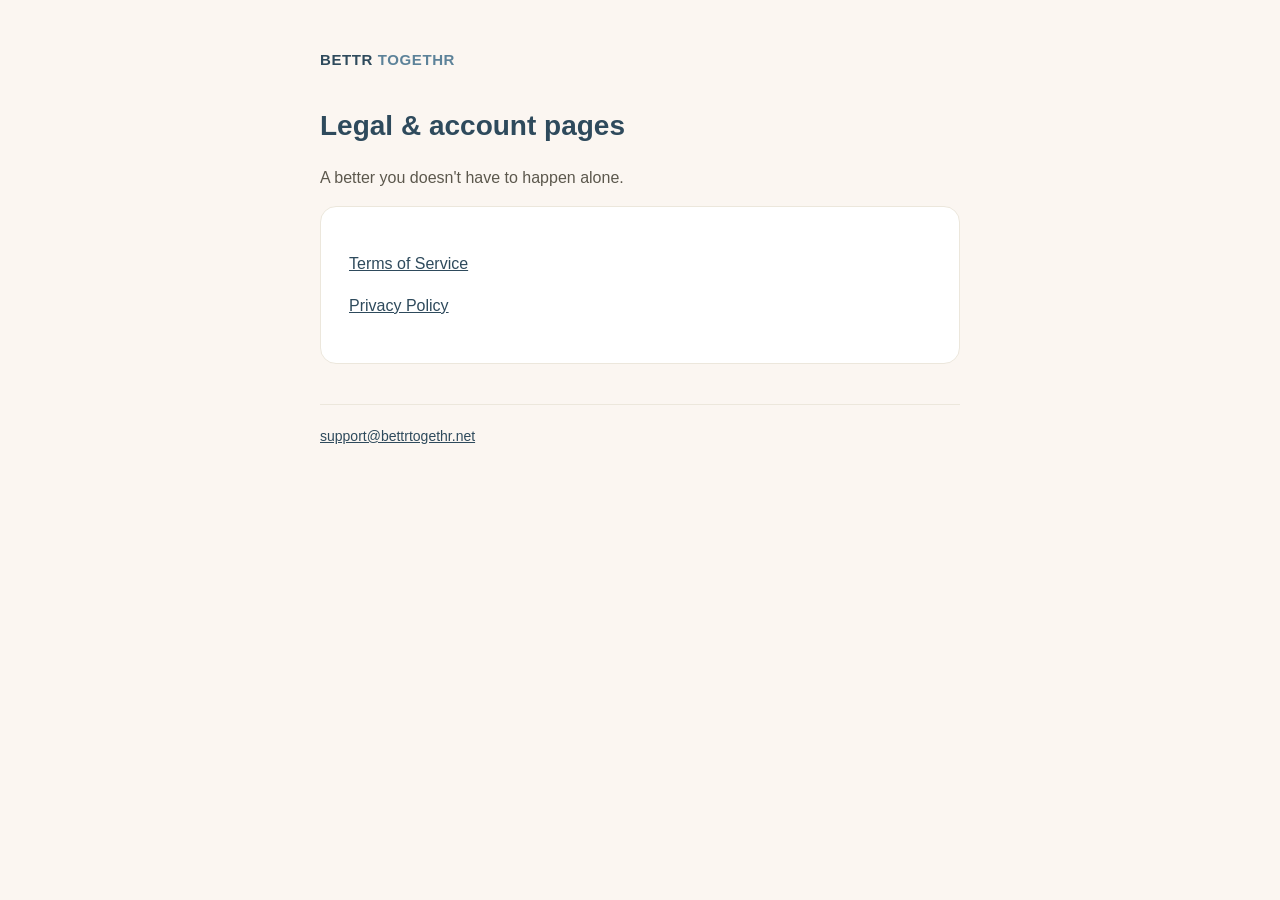
<file: index.html>
<!DOCTYPE html>
<html lang="en">
<head>
<meta charset="UTF-8" />
<meta name="viewport" content="width=device-width, initial-scale=1" />
<title>BETTR TOGETHR — Legal</title>
<link rel="stylesheet" href="style.css" />
</head>
<body>
<div class="page">
  <div class="wordmark">BETTR <span>TOGETHR</span></div>
  <h1>Legal &amp; account pages</h1>
  <p>A better you doesn't have to happen alone.</p>
  <div class="card">
    <p><a href="terms.html">Terms of Service</a></p>
    <p><a href="privacy.html">Privacy Policy</a></p>
  </div>
  <nav class="links">
    <a href="mailto:support@bettrtogethr.net">support@bettrtogethr.net</a>
  </nav>
</div>
</body>
</html>
</file>
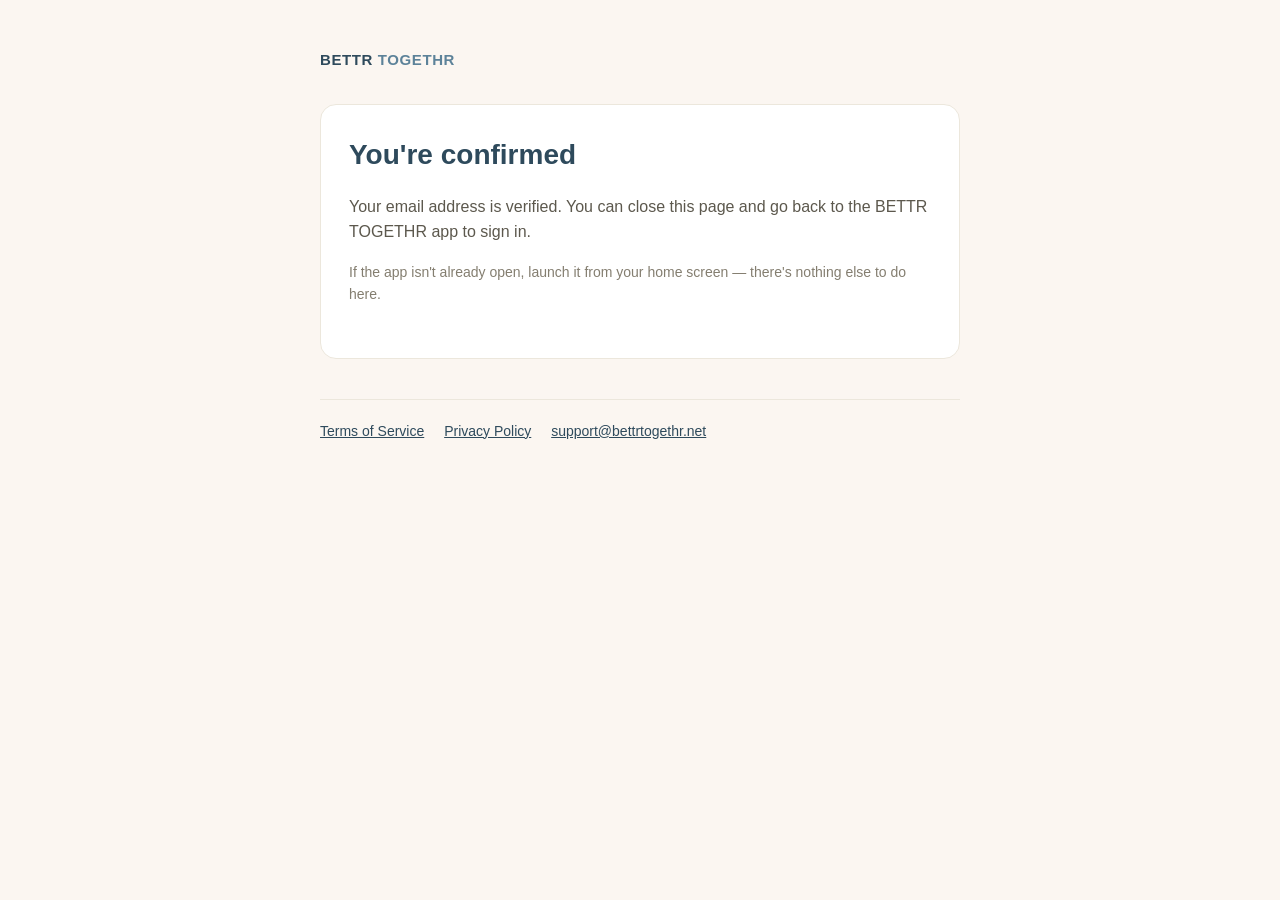
<file: confirm.html>
<!DOCTYPE html>
<html lang="en">
<head>
<meta charset="UTF-8" />
<meta name="viewport" content="width=device-width, initial-scale=1" />
<title>Email confirmed — BETTR TOGETHR</title>
<link rel="stylesheet" href="style.css" />
</head>
<body>
<div class="page">
  <div class="wordmark">BETTR <span>TOGETHR</span></div>
  <div class="card">
    <h1>You're confirmed</h1>
    <p>Your email address is verified. You can close this page and go back to the BETTR TOGETHR app to sign in.</p>
    <p class="meta">If the app isn't already open, launch it from your home screen — there's nothing else to do here.</p>
  </div>
  <nav class="links">
    <a href="terms.html">Terms of Service</a>
    <a href="privacy.html">Privacy Policy</a>
    <a href="mailto:support@bettrtogethr.net">support@bettrtogethr.net</a>
  </nav>
</div>
</body>
</html>
</file>
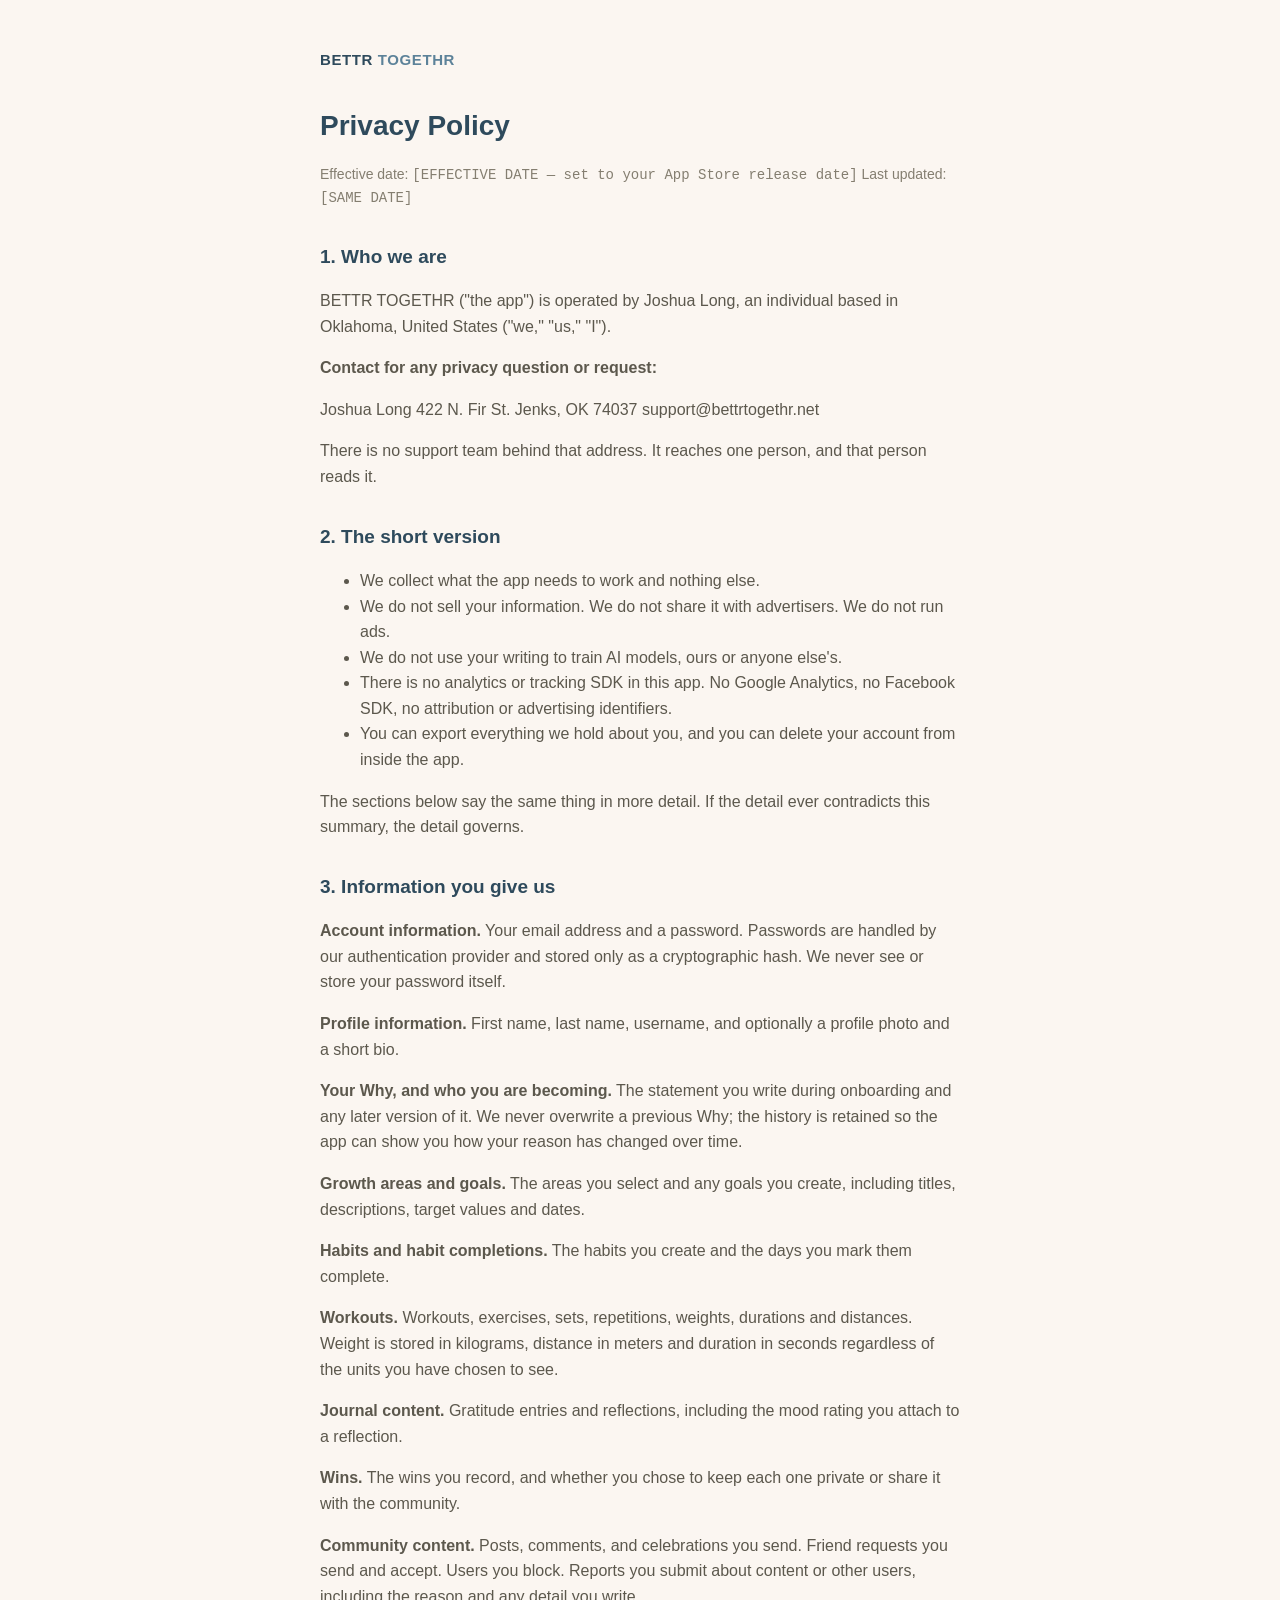
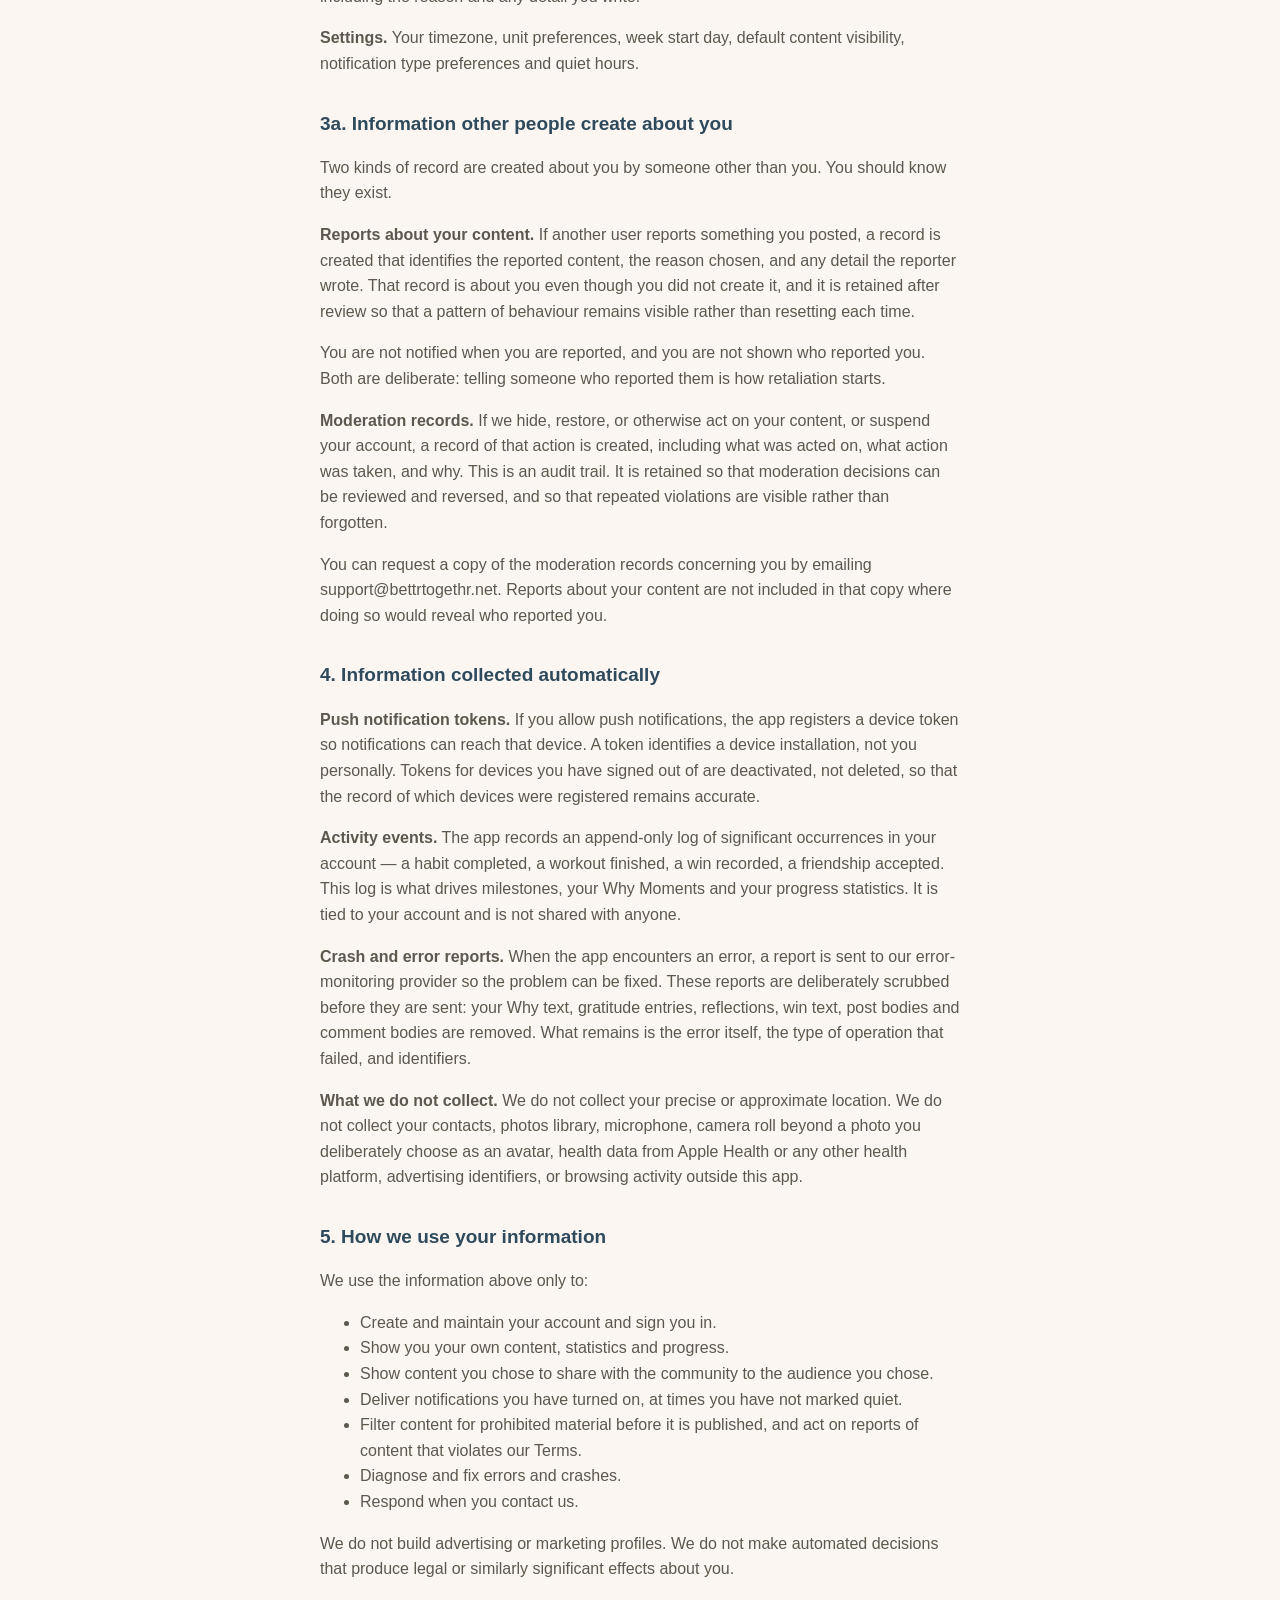
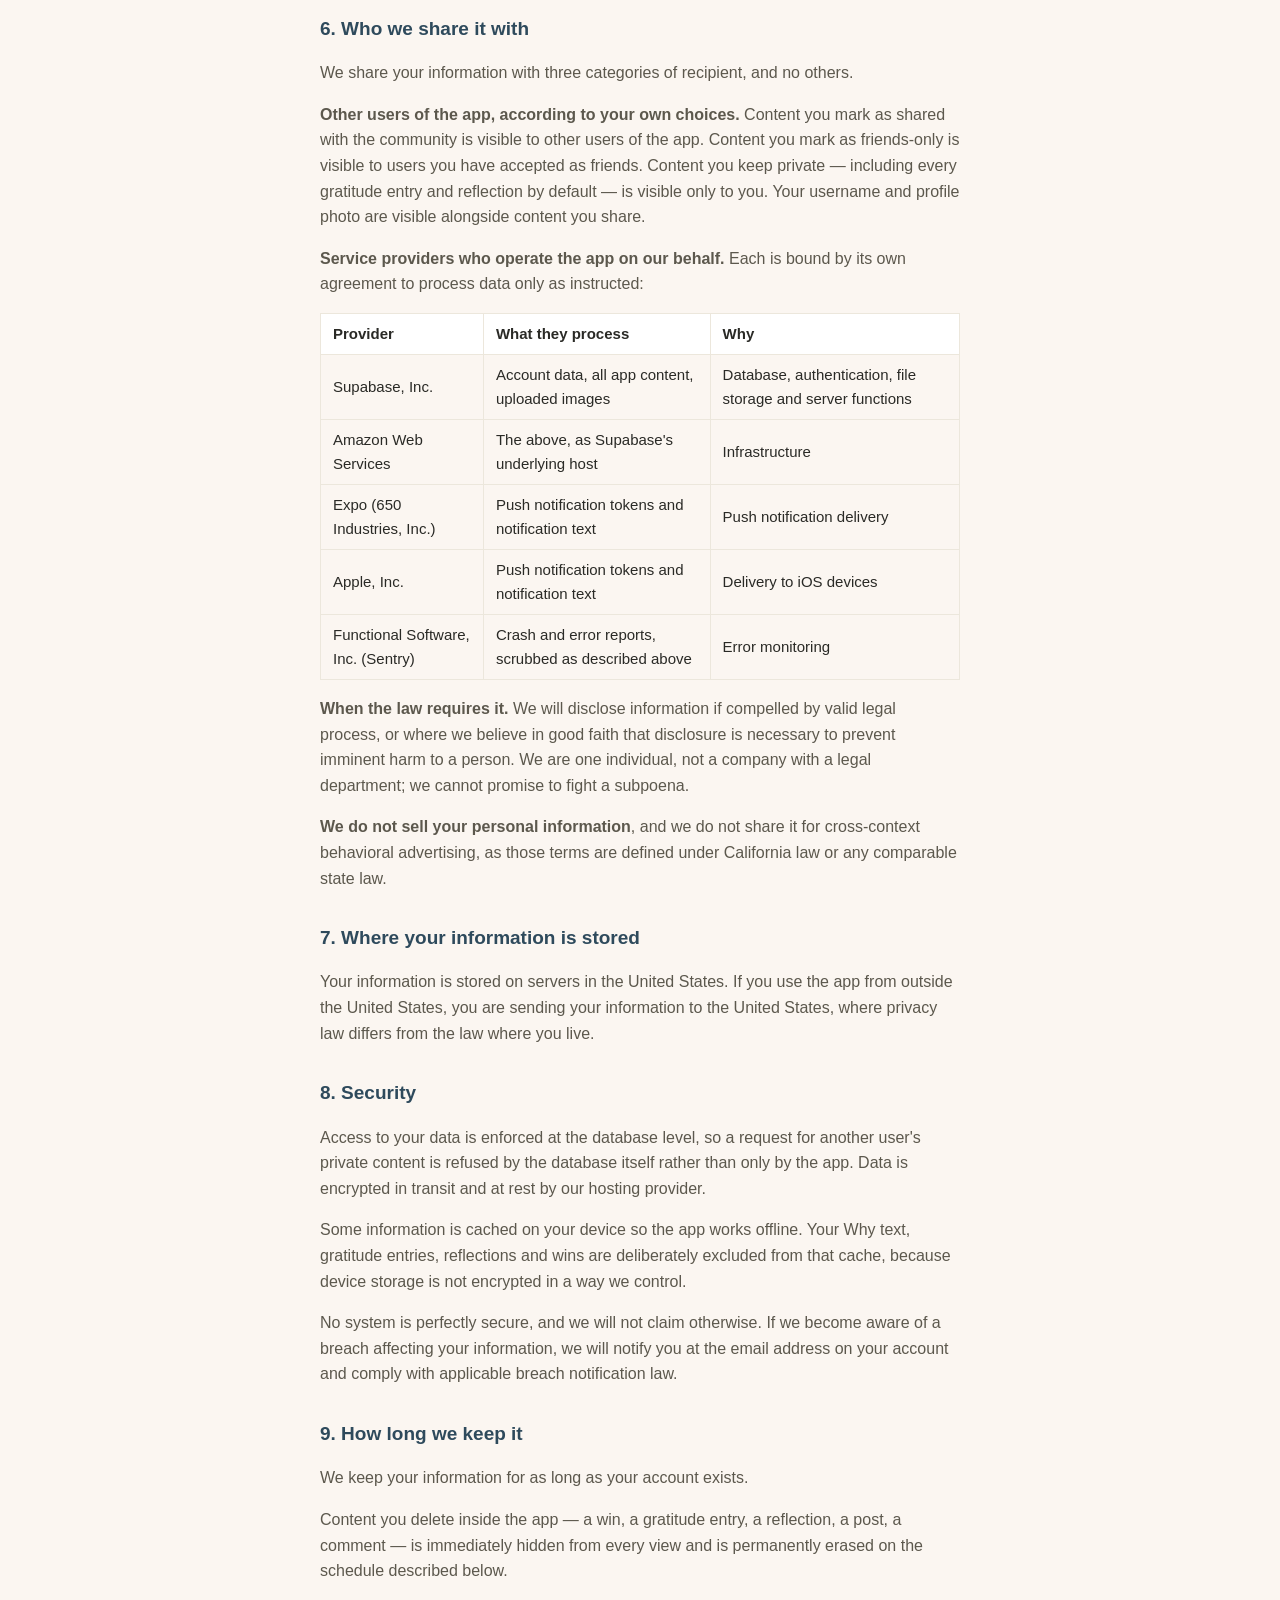
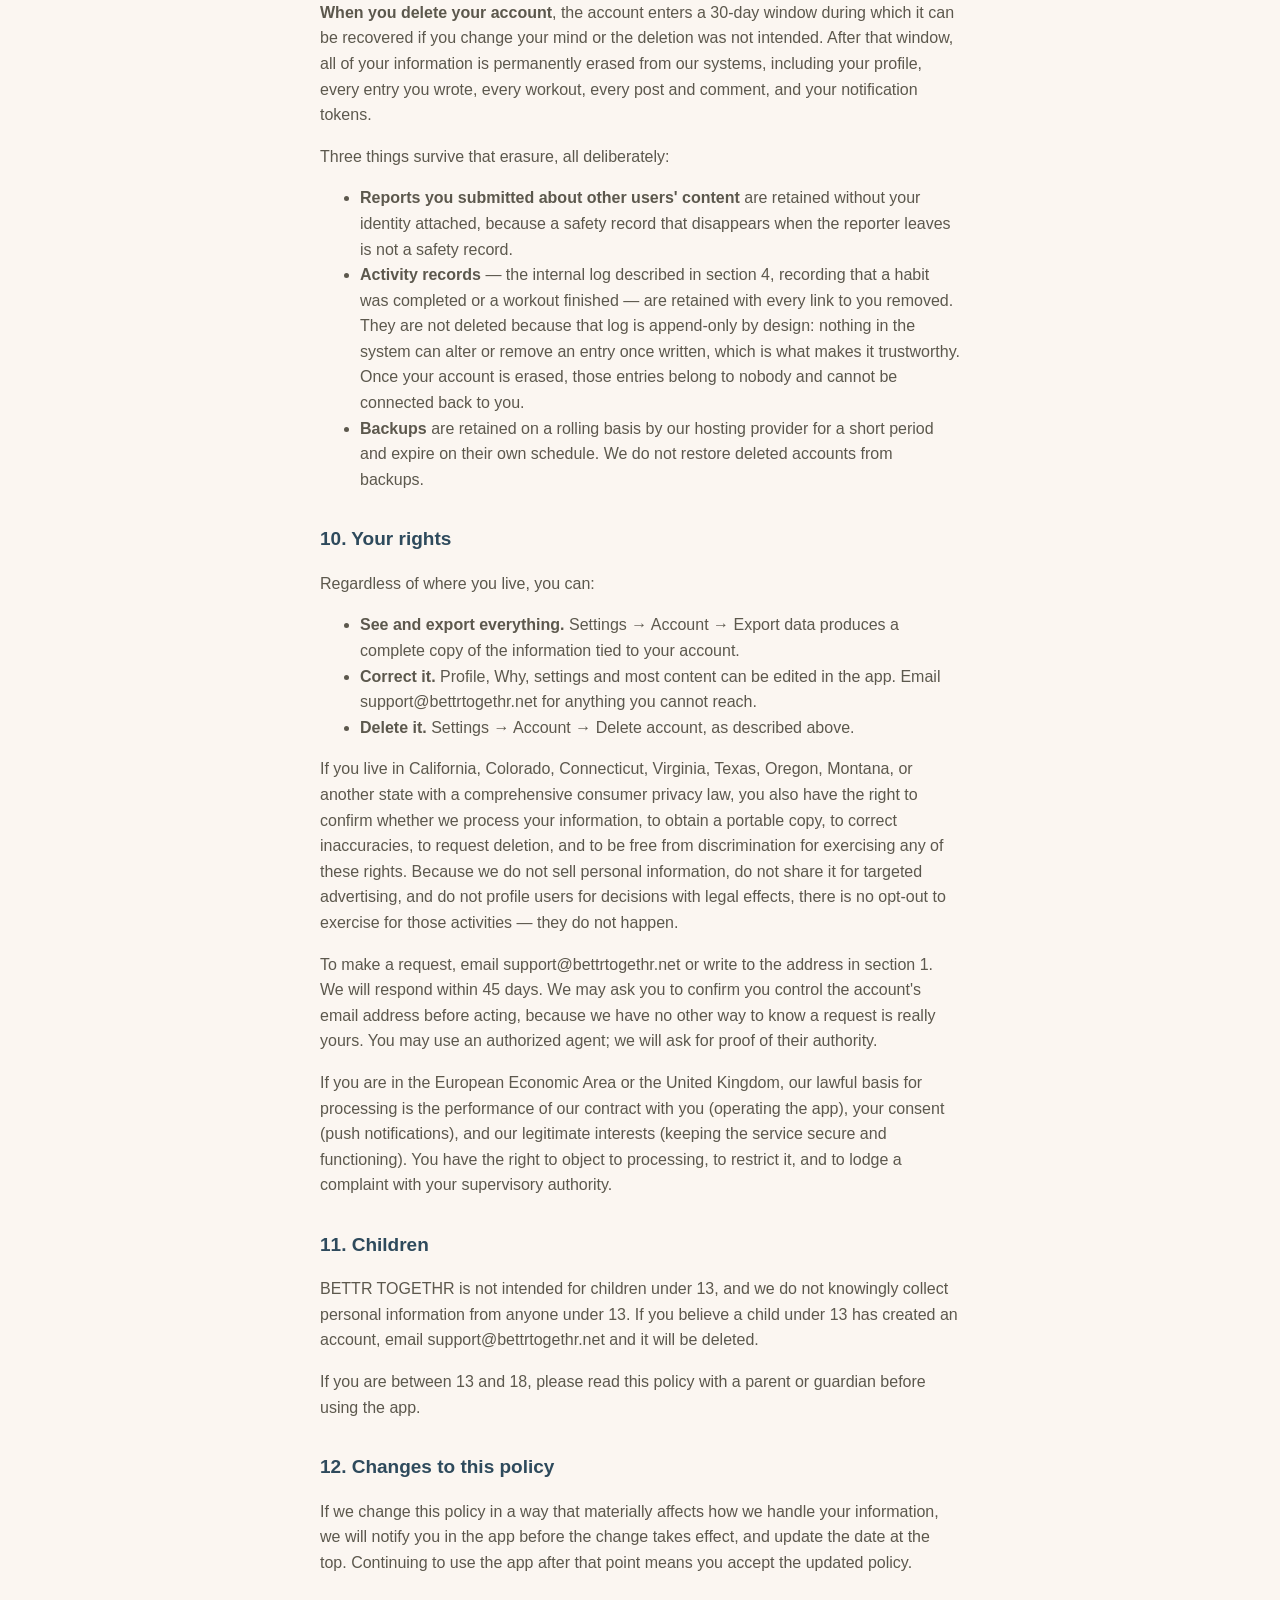
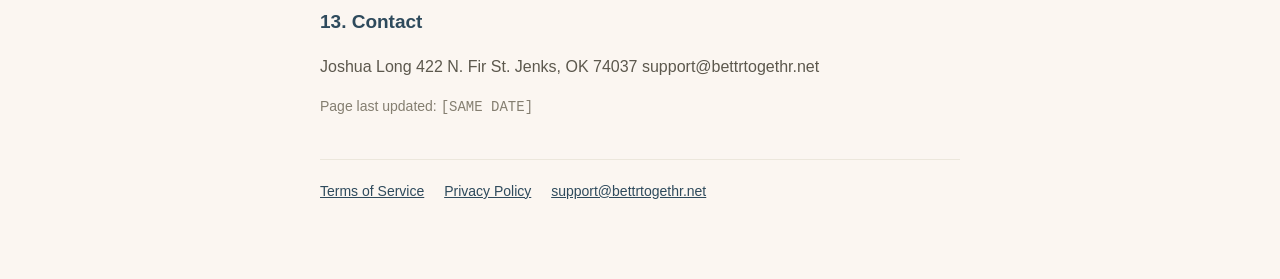
<file: privacy.html>
<!DOCTYPE html>
<html lang="en">
<head>
<meta charset="UTF-8" />
<meta name="viewport" content="width=device-width, initial-scale=1" />
<title>Privacy Policy — BETTR TOGETHR</title>
<link rel="stylesheet" href="style.css" />
<style>.doc-table{width:100%;border-collapse:collapse;margin:16px 0;}.doc-table th,.doc-table td{border:1px solid var(--border);padding:8px 12px;text-align:left;font-size:15px;}.doc-table th{background:var(--surface);}</style>
</head>
<body>
<div class="page">
  <div class="wordmark">BETTR <span>TOGETHR</span></div>
  <h1>Privacy Policy</h1>
  <p class="meta">Effective date: <code>[EFFECTIVE DATE — set to your App Store release date]</code> Last updated: <code>[SAME DATE]</code></p>
  <h2>1. Who we are</h2>
  <p>BETTR TOGETHR ("the app") is operated by Joshua Long, an individual based in Oklahoma, United States ("we," "us," "I").</p>
  <p><strong>Contact for any privacy question or request:</strong></p>
  <p>Joshua Long 422 N. Fir St. Jenks, OK 74037 support@bettrtogethr.net</p>
  <p>There is no support team behind that address. It reaches one person, and that person reads it.</p>
  <h2>2. The short version</h2>
  <ul>
  <li>We collect what the app needs to work and nothing else.</li>
  <li>We do not sell your information. We do not share it with advertisers. We do not run ads.</li>
  <li>We do not use your writing to train AI models, ours or anyone else's.</li>
  <li>There is no analytics or tracking SDK in this app. No Google Analytics, no Facebook SDK, no attribution or advertising identifiers.</li>
  <li>You can export everything we hold about you, and you can delete your account from inside the app.</li>
  </ul>
  <p>The sections below say the same thing in more detail. If the detail ever contradicts this summary, the detail governs.</p>
  <h2>3. Information you give us</h2>
  <p><strong>Account information.</strong> Your email address and a password. Passwords are handled by our authentication provider and stored only as a cryptographic hash. We never see or store your password itself.</p>
  <p><strong>Profile information.</strong> First name, last name, username, and optionally a profile photo and a short bio.</p>
  <p><strong>Your Why, and who you are becoming.</strong> The statement you write during onboarding and any later version of it. We never overwrite a previous Why; the history is retained so the app can show you how your reason has changed over time.</p>
  <p><strong>Growth areas and goals.</strong> The areas you select and any goals you create, including titles, descriptions, target values and dates.</p>
  <p><strong>Habits and habit completions.</strong> The habits you create and the days you mark them complete.</p>
  <p><strong>Workouts.</strong> Workouts, exercises, sets, repetitions, weights, durations and distances. Weight is stored in kilograms, distance in meters and duration in seconds regardless of the units you have chosen to see.</p>
  <p><strong>Journal content.</strong> Gratitude entries and reflections, including the mood rating you attach to a reflection.</p>
  <p><strong>Wins.</strong> The wins you record, and whether you chose to keep each one private or share it with the community.</p>
  <p><strong>Community content.</strong> Posts, comments, and celebrations you send. Friend requests you send and accept. Users you block. Reports you submit about content or other users, including the reason and any detail you write.</p>
  <p><strong>Settings.</strong> Your timezone, unit preferences, week start day, default content visibility, notification type preferences and quiet hours.</p>
  <h2>3a. Information other people create about you</h2>
  <p>Two kinds of record are created about you by someone other than you. You should know they exist.</p>
  <p><strong>Reports about your content.</strong> If another user reports something you posted, a record is created that identifies the reported content, the reason chosen, and any detail the reporter wrote. That record is about you even though you did not create it, and it is retained after review so that a pattern of behaviour remains visible rather than resetting each time.</p>
  <p>You are not notified when you are reported, and you are not shown who reported you. Both are deliberate: telling someone who reported them is how retaliation starts.</p>
  <p><strong>Moderation records.</strong> If we hide, restore, or otherwise act on your content, or suspend your account, a record of that action is created, including what was acted on, what action was taken, and why. This is an audit trail. It is retained so that moderation decisions can be reviewed and reversed, and so that repeated violations are visible rather than forgotten.</p>
  <p>You can request a copy of the moderation records concerning you by emailing support@bettrtogethr.net. Reports about your content are not included in that copy where doing so would reveal who reported you.</p>
  <h2>4. Information collected automatically</h2>
  <p><strong>Push notification tokens.</strong> If you allow push notifications, the app registers a device token so notifications can reach that device. A token identifies a device installation, not you personally. Tokens for devices you have signed out of are deactivated, not deleted, so that the record of which devices were registered remains accurate.</p>
  <p><strong>Activity events.</strong> The app records an append-only log of significant occurrences in your account — a habit completed, a workout finished, a win recorded, a friendship accepted. This log is what drives milestones, your Why Moments and your progress statistics. It is tied to your account and is not shared with anyone.</p>
  <p><strong>Crash and error reports.</strong> When the app encounters an error, a report is sent to our error-monitoring provider so the problem can be fixed. These reports are deliberately scrubbed before they are sent: your Why text, gratitude entries, reflections, win text, post bodies and comment bodies are removed. What remains is the error itself, the type of operation that failed, and identifiers.</p>
  <p><strong>What we do not collect.</strong> We do not collect your precise or approximate location. We do not collect your contacts, photos library, microphone, camera roll beyond a photo you deliberately choose as an avatar, health data from Apple Health or any other health platform, advertising identifiers, or browsing activity outside this app.</p>
  <h2>5. How we use your information</h2>
  <p>We use the information above only to:</p>
  <ul>
  <li>Create and maintain your account and sign you in.</li>
  <li>Show you your own content, statistics and progress.</li>
  <li>Show content you chose to share with the community to the audience you chose.</li>
  <li>Deliver notifications you have turned on, at times you have not marked quiet.</li>
  <li>Filter content for prohibited material before it is published, and act on reports of content that violates our Terms.</li>
  <li>Diagnose and fix errors and crashes.</li>
  <li>Respond when you contact us.</li>
  </ul>
  <p>We do not build advertising or marketing profiles. We do not make automated decisions that produce legal or similarly significant effects about you.</p>
  <h2>6. Who we share it with</h2>
  <p>We share your information with three categories of recipient, and no others.</p>
  <p><strong>Other users of the app, according to your own choices.</strong> Content you mark as shared with the community is visible to other users of the app. Content you mark as friends-only is visible to users you have accepted as friends. Content you keep private — including every gratitude entry and reflection by default — is visible only to you. Your username and profile photo are visible alongside content you share.</p>
  <p><strong>Service providers who operate the app on our behalf.</strong> Each is bound by its own agreement to process data only as instructed:</p>
  <table class="doc-table">
  <tr><th>Provider</th><th>What they process</th><th>Why</th></tr>
  <tr><td>Supabase, Inc.</td><td>Account data, all app content, uploaded images</td><td>Database, authentication, file storage and server functions</td></tr>
  <tr><td>Amazon Web Services</td><td>The above, as Supabase's underlying host</td><td>Infrastructure</td></tr>
  <tr><td>Expo (650 Industries, Inc.)</td><td>Push notification tokens and notification text</td><td>Push notification delivery</td></tr>
  <tr><td>Apple, Inc.</td><td>Push notification tokens and notification text</td><td>Delivery to iOS devices</td></tr>
  <tr><td>Functional Software, Inc. (Sentry)</td><td>Crash and error reports, scrubbed as described above</td><td>Error monitoring</td></tr>
  </table>
  <p><strong>When the law requires it.</strong> We will disclose information if compelled by valid legal process, or where we believe in good faith that disclosure is necessary to prevent imminent harm to a person. We are one individual, not a company with a legal department; we cannot promise to fight a subpoena.</p>
  <p><strong>We do not sell your personal information</strong>, and we do not share it for cross-context behavioral advertising, as those terms are defined under California law or any comparable state law.</p>
  <h2>7. Where your information is stored</h2>
  <p>Your information is stored on servers in the United States. If you use the app from outside the United States, you are sending your information to the United States, where privacy law differs from the law where you live.</p>
  <h2>8. Security</h2>
  <p>Access to your data is enforced at the database level, so a request for another user's private content is refused by the database itself rather than only by the app. Data is encrypted in transit and at rest by our hosting provider.</p>
  <p>Some information is cached on your device so the app works offline. Your Why text, gratitude entries, reflections and wins are deliberately excluded from that cache, because device storage is not encrypted in a way we control.</p>
  <p>No system is perfectly secure, and we will not claim otherwise. If we become aware of a breach affecting your information, we will notify you at the email address on your account and comply with applicable breach notification law.</p>
  <h2>9. How long we keep it</h2>
  <p>We keep your information for as long as your account exists.</p>
  <p>Content you delete inside the app — a win, a gratitude entry, a reflection, a post, a comment — is immediately hidden from every view and is permanently erased on the schedule described below.</p>
  <p><strong>When you delete your account</strong>, the account enters a 30-day window during which it can be recovered if you change your mind or the deletion was not intended. After that window, all of your information is permanently erased from our systems, including your profile, every entry you wrote, every workout, every post and comment, and your notification tokens.</p>
  <p>Three things survive that erasure, all deliberately:</p>
  <ul>
  <li><strong>Reports you submitted about other users' content</strong> are retained without your identity attached, because a safety record that disappears when the reporter leaves is not a safety record.</li>
  <li><strong>Activity records</strong> — the internal log described in section 4, recording that a habit was completed or a workout finished — are retained with every link to you removed. They are not deleted because that log is append-only by design: nothing in the system can alter or remove an entry once written, which is what makes it trustworthy. Once your account is erased, those entries belong to nobody and cannot be connected back to you.</li>
  <li><strong>Backups</strong> are retained on a rolling basis by our hosting provider for a short period and expire on their own schedule. We do not restore deleted accounts from backups.</li>
  </ul>
  <h2>10. Your rights</h2>
  <p>Regardless of where you live, you can:</p>
  <ul>
  <li><strong>See and export everything.</strong> Settings → Account → Export data produces a complete copy of the information tied to your account.</li>
  <li><strong>Correct it.</strong> Profile, Why, settings and most content can be edited in the app. Email support@bettrtogethr.net for anything you cannot reach.</li>
  <li><strong>Delete it.</strong> Settings → Account → Delete account, as described above.</li>
  </ul>
  <p>If you live in California, Colorado, Connecticut, Virginia, Texas, Oregon, Montana, or another state with a comprehensive consumer privacy law, you also have the right to confirm whether we process your information, to obtain a portable copy, to correct inaccuracies, to request deletion, and to be free from discrimination for exercising any of these rights. Because we do not sell personal information, do not share it for targeted advertising, and do not profile users for decisions with legal effects, there is no opt-out to exercise for those activities — they do not happen.</p>
  <p>To make a request, email support@bettrtogethr.net or write to the address in section 1. We will respond within 45 days. We may ask you to confirm you control the account's email address before acting, because we have no other way to know a request is really yours. You may use an authorized agent; we will ask for proof of their authority.</p>
  <p>If you are in the European Economic Area or the United Kingdom, our lawful basis for processing is the performance of our contract with you (operating the app), your consent (push notifications), and our legitimate interests (keeping the service secure and functioning). You have the right to object to processing, to restrict it, and to lodge a complaint with your supervisory authority.</p>
  <h2>11. Children</h2>
  <p>BETTR TOGETHR is not intended for children under 13, and we do not knowingly collect personal information from anyone under 13. If you believe a child under 13 has created an account, email support@bettrtogethr.net and it will be deleted.</p>
  <p>If you are between 13 and 18, please read this policy with a parent or guardian before using the app.</p>
  <h2>12. Changes to this policy</h2>
  <p>If we change this policy in a way that materially affects how we handle your information, we will notify you in the app before the change takes effect, and update the date at the top. Continuing to use the app after that point means you accept the updated policy.</p>
  <h2>13. Contact</h2>
  <p>Joshua Long 422 N. Fir St. Jenks, OK 74037 support@bettrtogethr.net</p>
  <p class="meta doc-generated">Page last updated: <code>[SAME DATE]</code></p>
  <nav class="links">
    <a href="terms.html">Terms of Service</a>
    <a href="privacy.html">Privacy Policy</a>
    <a href="mailto:support@bettrtogethr.net">support@bettrtogethr.net</a>
  </nav>
</div>
</body>
</html>
</file>
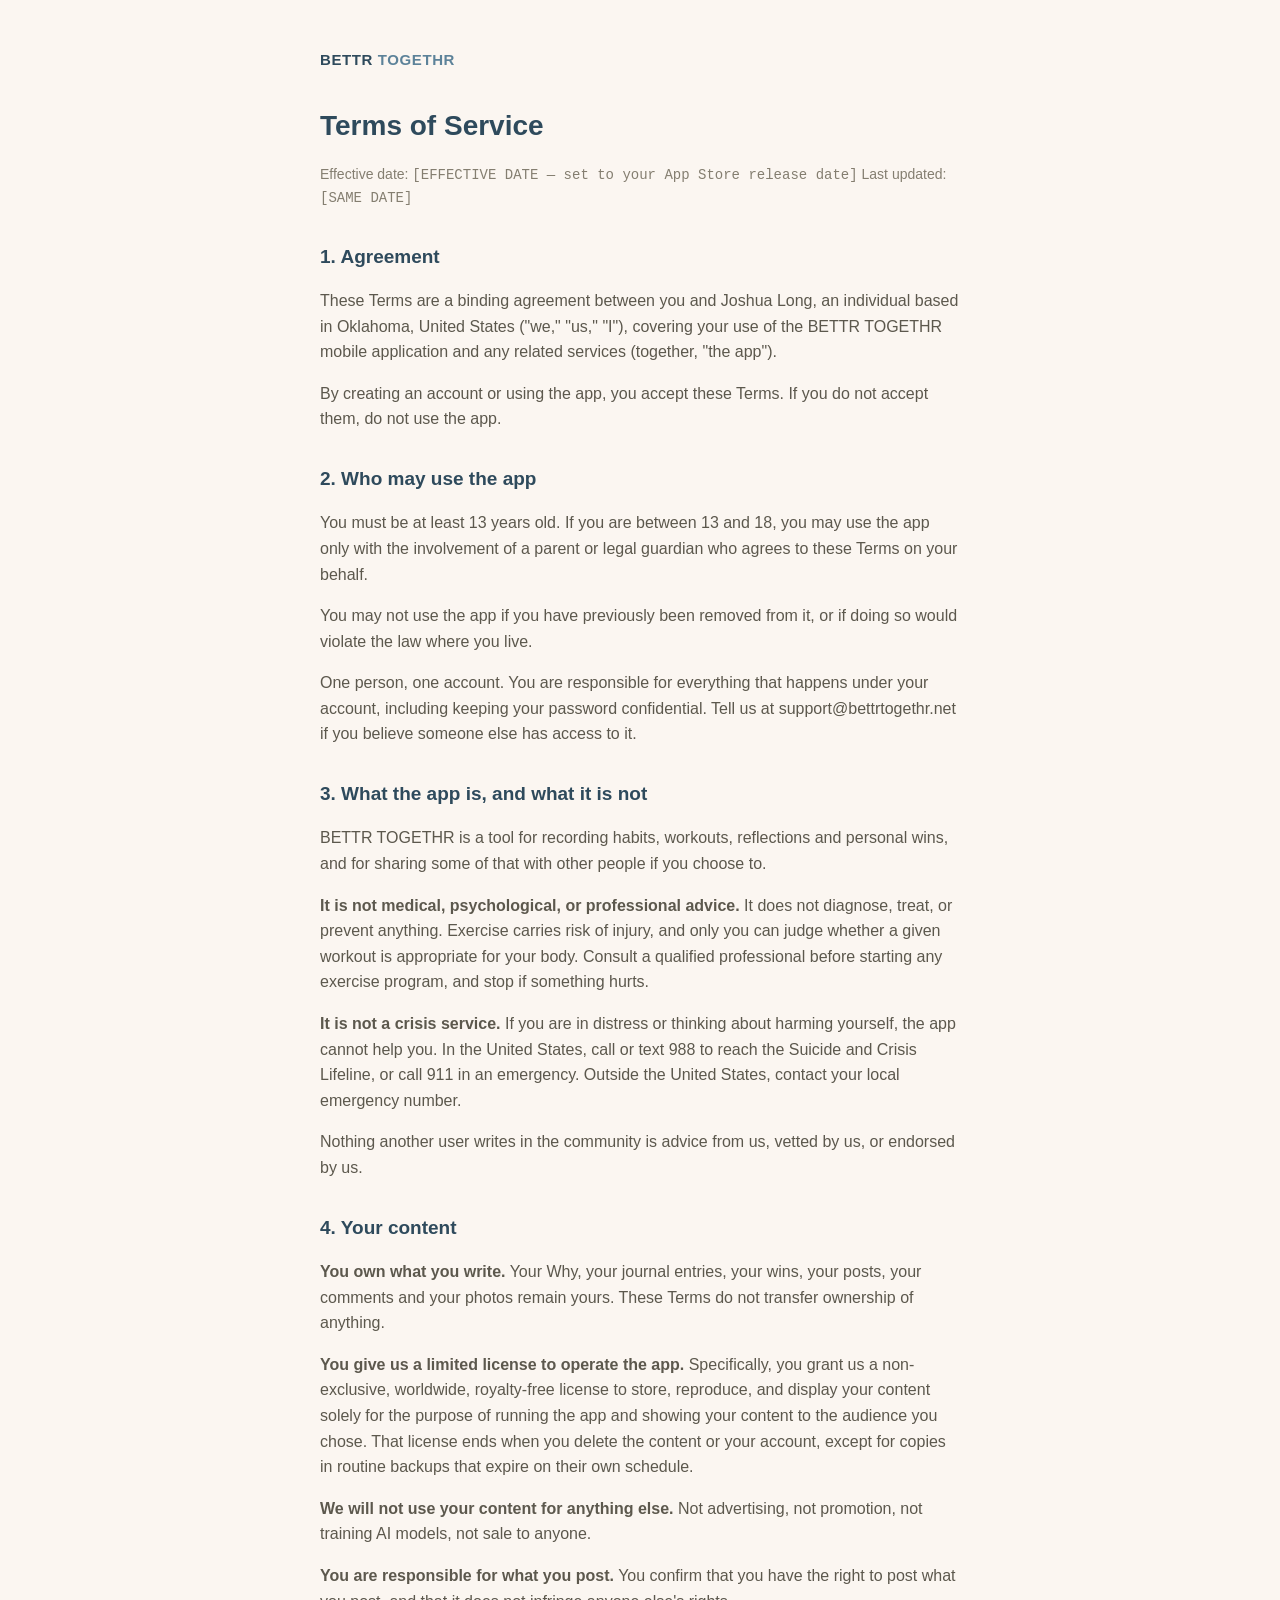
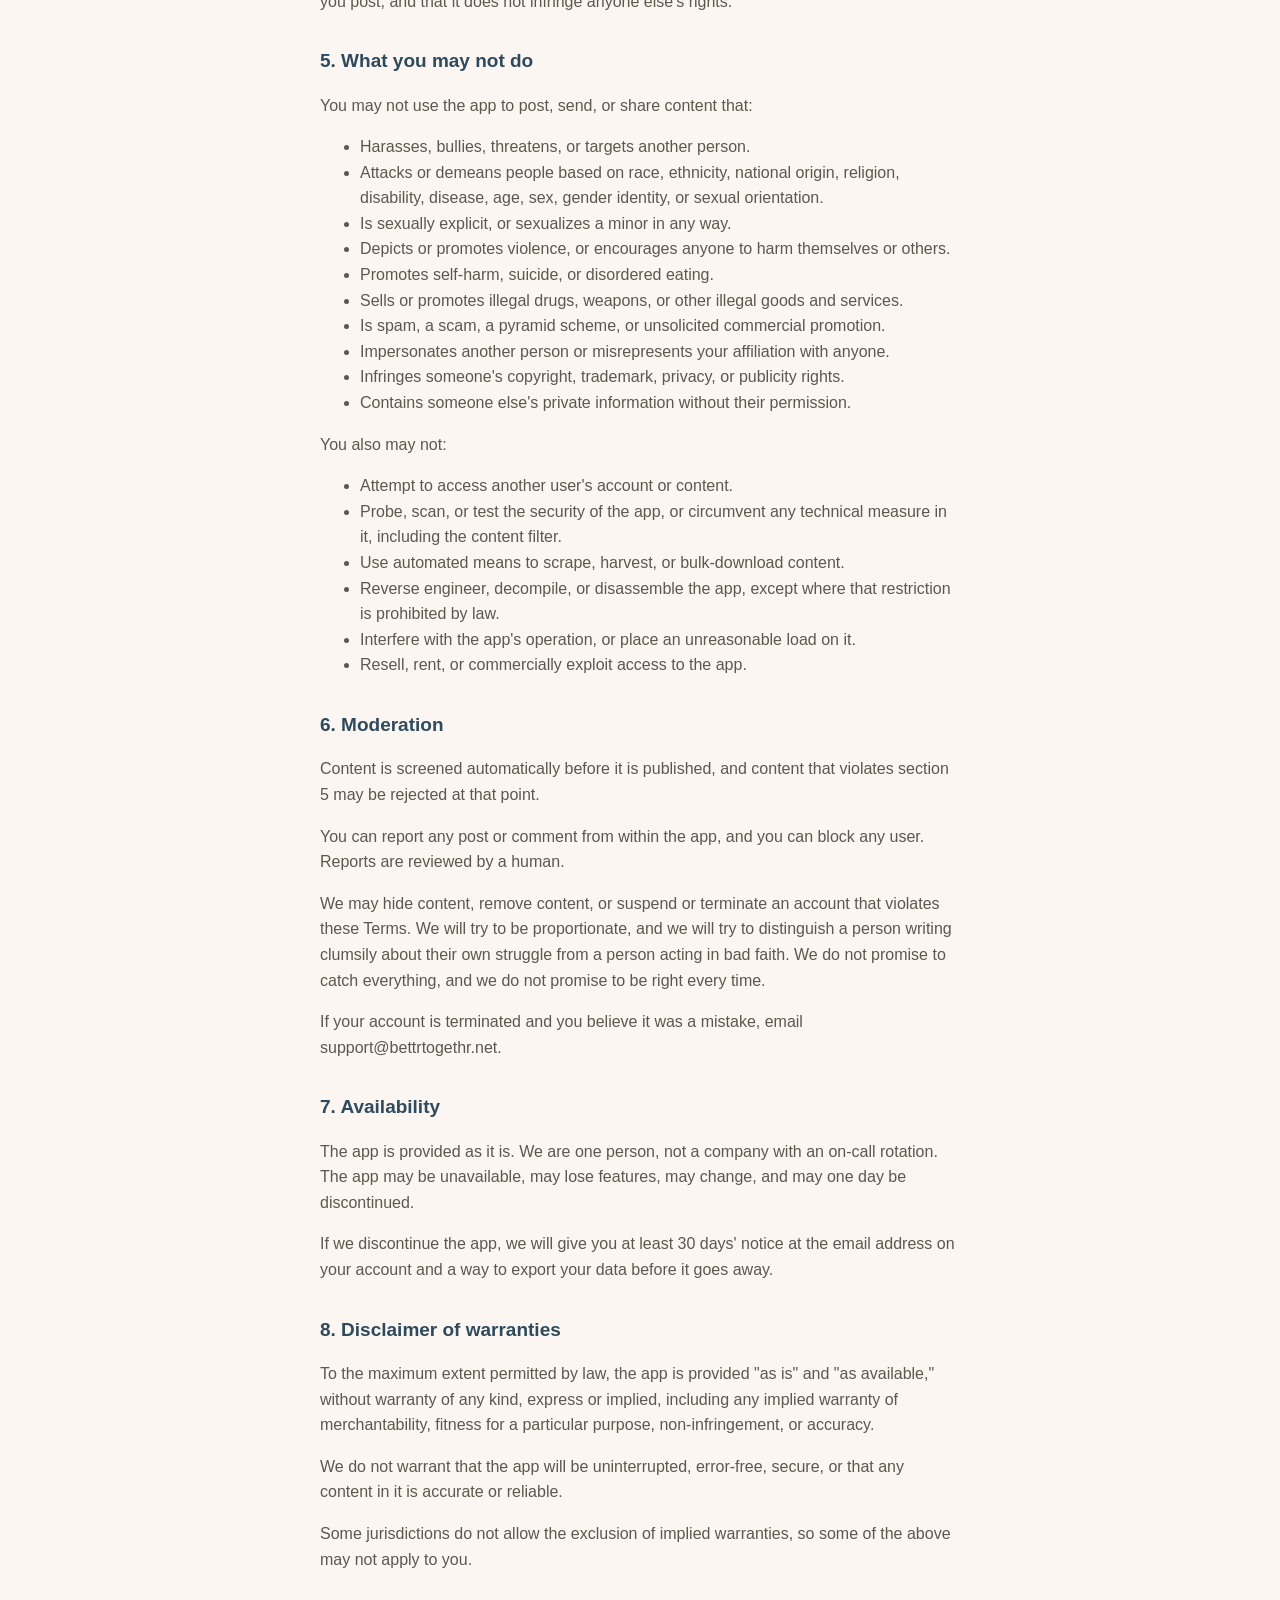
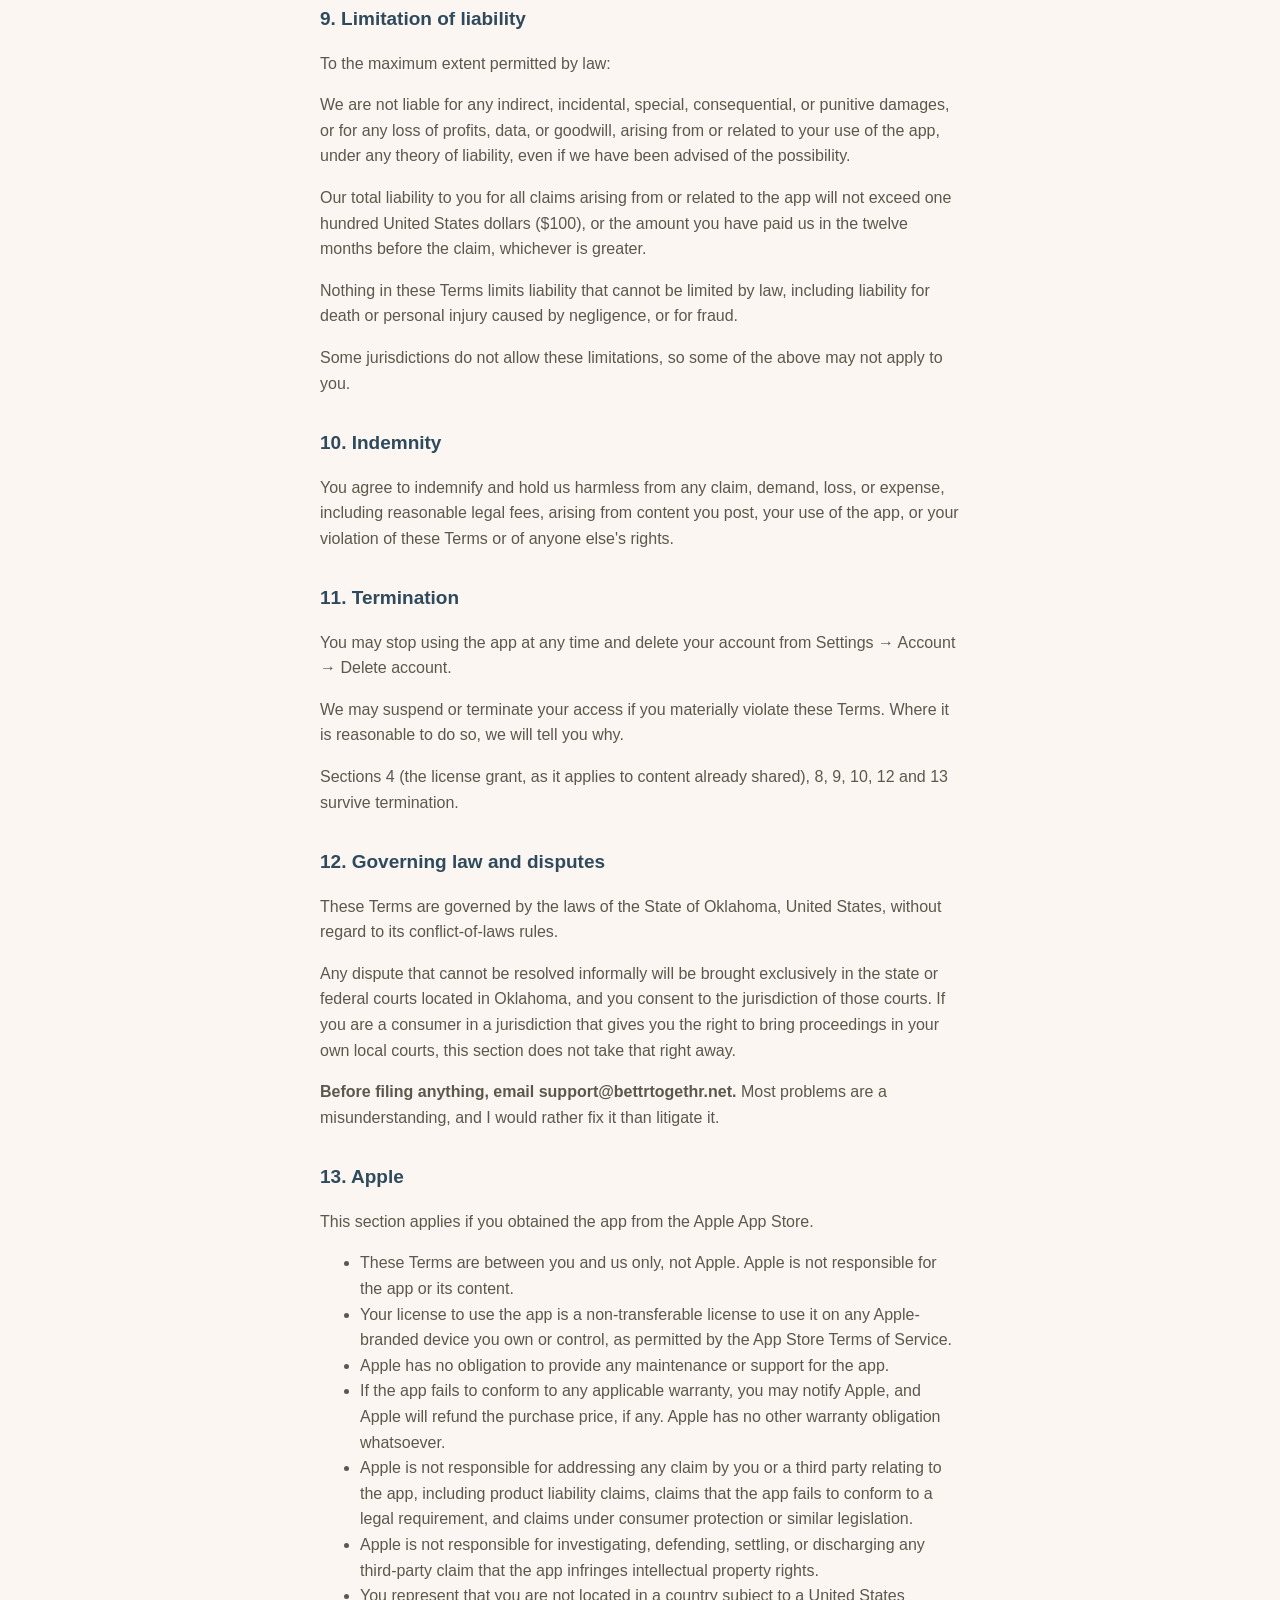
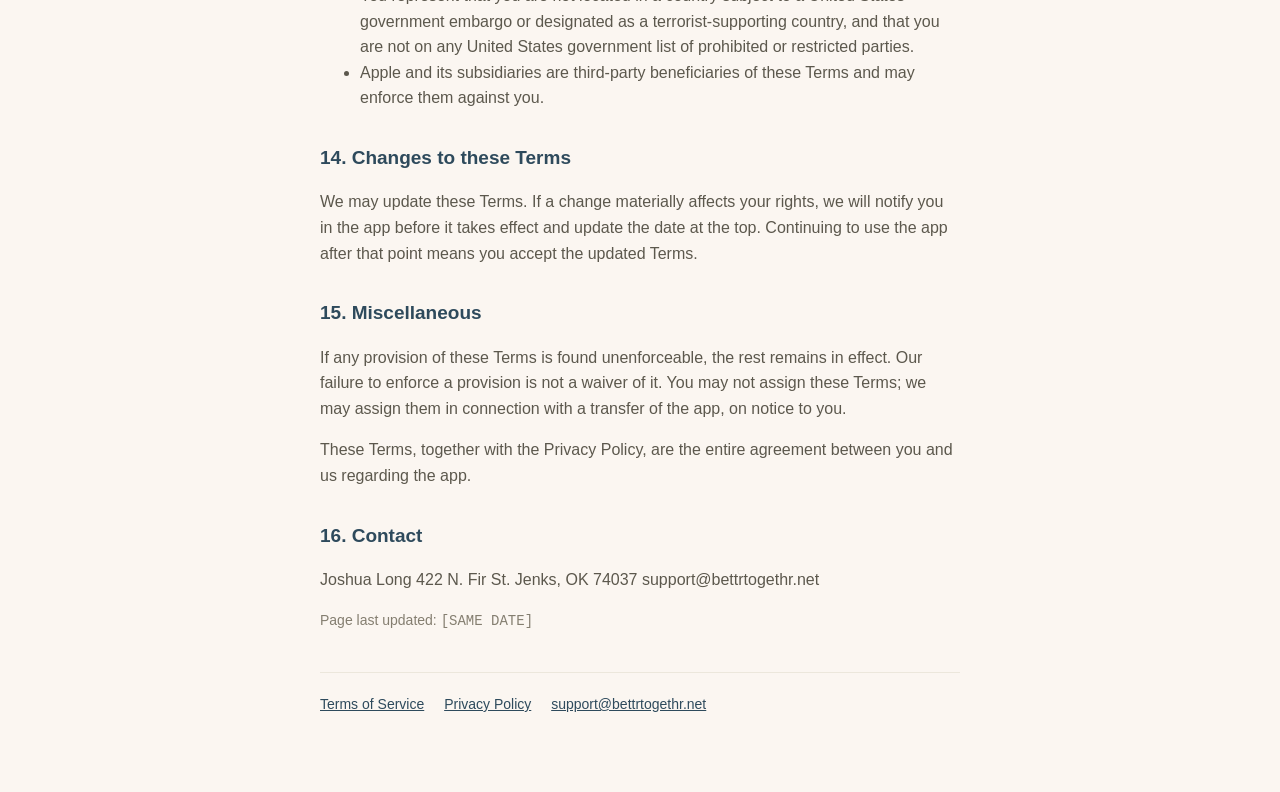
<file: terms.html>
<!DOCTYPE html>
<html lang="en">
<head>
<meta charset="UTF-8" />
<meta name="viewport" content="width=device-width, initial-scale=1" />
<title>Terms of Service — BETTR TOGETHR</title>
<link rel="stylesheet" href="style.css" />
<style>.doc-table{width:100%;border-collapse:collapse;margin:16px 0;}.doc-table th,.doc-table td{border:1px solid var(--border);padding:8px 12px;text-align:left;font-size:15px;}.doc-table th{background:var(--surface);}</style>
</head>
<body>
<div class="page">
  <div class="wordmark">BETTR <span>TOGETHR</span></div>
  <h1>Terms of Service</h1>
  <p class="meta">Effective date: <code>[EFFECTIVE DATE — set to your App Store release date]</code> Last updated: <code>[SAME DATE]</code></p>
  <h2>1. Agreement</h2>
  <p>These Terms are a binding agreement between you and Joshua Long, an individual based in Oklahoma, United States ("we," "us," "I"), covering your use of the BETTR TOGETHR mobile application and any related services (together, "the app").</p>
  <p>By creating an account or using the app, you accept these Terms. If you do not accept them, do not use the app.</p>
  <h2>2. Who may use the app</h2>
  <p>You must be at least 13 years old. If you are between 13 and 18, you may use the app only with the involvement of a parent or legal guardian who agrees to these Terms on your behalf.</p>
  <p>You may not use the app if you have previously been removed from it, or if doing so would violate the law where you live.</p>
  <p>One person, one account. You are responsible for everything that happens under your account, including keeping your password confidential. Tell us at support@bettrtogethr.net if you believe someone else has access to it.</p>
  <h2>3. What the app is, and what it is not</h2>
  <p>BETTR TOGETHR is a tool for recording habits, workouts, reflections and personal wins, and for sharing some of that with other people if you choose to.</p>
  <p><strong>It is not medical, psychological, or professional advice.</strong> It does not diagnose, treat, or prevent anything. Exercise carries risk of injury, and only you can judge whether a given workout is appropriate for your body. Consult a qualified professional before starting any exercise program, and stop if something hurts.</p>
  <p><strong>It is not a crisis service.</strong> If you are in distress or thinking about harming yourself, the app cannot help you. In the United States, call or text 988 to reach the Suicide and Crisis Lifeline, or call 911 in an emergency. Outside the United States, contact your local emergency number.</p>
  <p>Nothing another user writes in the community is advice from us, vetted by us, or endorsed by us.</p>
  <h2>4. Your content</h2>
  <p><strong>You own what you write.</strong> Your Why, your journal entries, your wins, your posts, your comments and your photos remain yours. These Terms do not transfer ownership of anything.</p>
  <p><strong>You give us a limited license to operate the app.</strong> Specifically, you grant us a non-exclusive, worldwide, royalty-free license to store, reproduce, and display your content solely for the purpose of running the app and showing your content to the audience you chose. That license ends when you delete the content or your account, except for copies in routine backups that expire on their own schedule.</p>
  <p><strong>We will not use your content for anything else.</strong> Not advertising, not promotion, not training AI models, not sale to anyone.</p>
  <p><strong>You are responsible for what you post.</strong> You confirm that you have the right to post what you post, and that it does not infringe anyone else's rights.</p>
  <h2>5. What you may not do</h2>
  <p>You may not use the app to post, send, or share content that:</p>
  <ul>
  <li>Harasses, bullies, threatens, or targets another person.</li>
  <li>Attacks or demeans people based on race, ethnicity, national origin, religion, disability, disease, age, sex, gender identity, or sexual orientation.</li>
  <li>Is sexually explicit, or sexualizes a minor in any way.</li>
  <li>Depicts or promotes violence, or encourages anyone to harm themselves or others.</li>
  <li>Promotes self-harm, suicide, or disordered eating.</li>
  <li>Sells or promotes illegal drugs, weapons, or other illegal goods and services.</li>
  <li>Is spam, a scam, a pyramid scheme, or unsolicited commercial promotion.</li>
  <li>Impersonates another person or misrepresents your affiliation with anyone.</li>
  <li>Infringes someone's copyright, trademark, privacy, or publicity rights.</li>
  <li>Contains someone else's private information without their permission.</li>
  </ul>
  <p>You also may not:</p>
  <ul>
  <li>Attempt to access another user's account or content.</li>
  <li>Probe, scan, or test the security of the app, or circumvent any technical measure in it, including the content filter.</li>
  <li>Use automated means to scrape, harvest, or bulk-download content.</li>
  <li>Reverse engineer, decompile, or disassemble the app, except where that restriction is prohibited by law.</li>
  <li>Interfere with the app's operation, or place an unreasonable load on it.</li>
  <li>Resell, rent, or commercially exploit access to the app.</li>
  </ul>
  <h2>6. Moderation</h2>
  <p>Content is screened automatically before it is published, and content that violates section 5 may be rejected at that point.</p>
  <p>You can report any post or comment from within the app, and you can block any user. Reports are reviewed by a human.</p>
  <p>We may hide content, remove content, or suspend or terminate an account that violates these Terms. We will try to be proportionate, and we will try to distinguish a person writing clumsily about their own struggle from a person acting in bad faith. We do not promise to catch everything, and we do not promise to be right every time.</p>
  <p>If your account is terminated and you believe it was a mistake, email support@bettrtogethr.net.</p>
  <h2>7. Availability</h2>
  <p>The app is provided as it is. We are one person, not a company with an on-call rotation. The app may be unavailable, may lose features, may change, and may one day be discontinued.</p>
  <p>If we discontinue the app, we will give you at least 30 days' notice at the email address on your account and a way to export your data before it goes away.</p>
  <h2>8. Disclaimer of warranties</h2>
  <p>To the maximum extent permitted by law, the app is provided "as is" and "as available," without warranty of any kind, express or implied, including any implied warranty of merchantability, fitness for a particular purpose, non-infringement, or accuracy.</p>
  <p>We do not warrant that the app will be uninterrupted, error-free, secure, or that any content in it is accurate or reliable.</p>
  <p>Some jurisdictions do not allow the exclusion of implied warranties, so some of the above may not apply to you.</p>
  <h2>9. Limitation of liability</h2>
  <p>To the maximum extent permitted by law:</p>
  <p>We are not liable for any indirect, incidental, special, consequential, or punitive damages, or for any loss of profits, data, or goodwill, arising from or related to your use of the app, under any theory of liability, even if we have been advised of the possibility.</p>
  <p>Our total liability to you for all claims arising from or related to the app will not exceed one hundred United States dollars ($100), or the amount you have paid us in the twelve months before the claim, whichever is greater.</p>
  <p>Nothing in these Terms limits liability that cannot be limited by law, including liability for death or personal injury caused by negligence, or for fraud.</p>
  <p>Some jurisdictions do not allow these limitations, so some of the above may not apply to you.</p>
  <h2>10. Indemnity</h2>
  <p>You agree to indemnify and hold us harmless from any claim, demand, loss, or expense, including reasonable legal fees, arising from content you post, your use of the app, or your violation of these Terms or of anyone else's rights.</p>
  <h2>11. Termination</h2>
  <p>You may stop using the app at any time and delete your account from Settings → Account → Delete account.</p>
  <p>We may suspend or terminate your access if you materially violate these Terms. Where it is reasonable to do so, we will tell you why.</p>
  <p>Sections 4 (the license grant, as it applies to content already shared), 8, 9, 10, 12 and 13 survive termination.</p>
  <h2>12. Governing law and disputes</h2>
  <p>These Terms are governed by the laws of the State of Oklahoma, United States, without regard to its conflict-of-laws rules.</p>
  <p>Any dispute that cannot be resolved informally will be brought exclusively in the state or federal courts located in Oklahoma, and you consent to the jurisdiction of those courts. If you are a consumer in a jurisdiction that gives you the right to bring proceedings in your own local courts, this section does not take that right away.</p>
  <p><strong>Before filing anything, email support@bettrtogethr.net.</strong> Most problems are a misunderstanding, and I would rather fix it than litigate it.</p>
  <h2>13. Apple</h2>
  <p>This section applies if you obtained the app from the Apple App Store.</p>
  <ul>
  <li>These Terms are between you and us only, not Apple. Apple is not responsible for the app or its content.</li>
  <li>Your license to use the app is a non-transferable license to use it on any Apple-branded device you own or control, as permitted by the App Store Terms of Service.</li>
  <li>Apple has no obligation to provide any maintenance or support for the app.</li>
  <li>If the app fails to conform to any applicable warranty, you may notify Apple, and Apple will refund the purchase price, if any. Apple has no other warranty obligation whatsoever.</li>
  <li>Apple is not responsible for addressing any claim by you or a third party relating to the app, including product liability claims, claims that the app fails to conform to a legal requirement, and claims under consumer protection or similar legislation.</li>
  <li>Apple is not responsible for investigating, defending, settling, or discharging any third-party claim that the app infringes intellectual property rights.</li>
  <li>You represent that you are not located in a country subject to a United States government embargo or designated as a terrorist-supporting country, and that you are not on any United States government list of prohibited or restricted parties.</li>
  <li>Apple and its subsidiaries are third-party beneficiaries of these Terms and may enforce them against you.</li>
  </ul>
  <h2>14. Changes to these Terms</h2>
  <p>We may update these Terms. If a change materially affects your rights, we will notify you in the app before it takes effect and update the date at the top. Continuing to use the app after that point means you accept the updated Terms.</p>
  <h2>15. Miscellaneous</h2>
  <p>If any provision of these Terms is found unenforceable, the rest remains in effect. Our failure to enforce a provision is not a waiver of it. You may not assign these Terms; we may assign them in connection with a transfer of the app, on notice to you.</p>
  <p>These Terms, together with the Privacy Policy, are the entire agreement between you and us regarding the app.</p>
  <h2>16. Contact</h2>
  <p>Joshua Long 422 N. Fir St. Jenks, OK 74037 support@bettrtogethr.net</p>
  <p class="meta doc-generated">Page last updated: <code>[SAME DATE]</code></p>
  <nav class="links">
    <a href="terms.html">Terms of Service</a>
    <a href="privacy.html">Privacy Policy</a>
    <a href="mailto:support@bettrtogethr.net">support@bettrtogethr.net</a>
  </nav>
</div>
</body>
</html>
</file>
<file: style.css>
/* BETTR TOGETHR — legal/auth static site
   Tokens copied by hand from theme/colors.ts (docs/blueprint-v2.md section 19).
   This site has no build step, so it can't import that file directly —
   same constraint app.config.ts documents for its own two theme literals. */
:root {
  --primary: #5C8299;
  --primary-deep: #2E4A5C;
  --background: #FBF6F1;
  --surface: #FFFFFF;
  --border: #ECE7DC;
  --text-primary: #2A2A26;
  --text-secondary: #5C584D;
  --text-muted: #847E70;
}

* { box-sizing: border-box; }

body {
  margin: 0;
  background: var(--background);
  color: var(--text-primary);
  font-family: -apple-system, BlinkMacSystemFont, "Segoe UI", Roboto, sans-serif;
  line-height: 1.6;
}

.page {
  max-width: 680px;
  margin: 0 auto;
  padding: 48px 20px 80px;
}

.wordmark {
  font-weight: 800;
  font-size: 15px;
  letter-spacing: 0.04em;
  text-transform: uppercase;
  color: var(--primary-deep);
  margin-bottom: 32px;
}
.wordmark span { color: var(--primary); }

h1 {
  font-size: 28px;
  margin: 0 0 8px;
  color: var(--primary-deep);
}
h2 {
  font-size: 19px;
  margin: 32px 0 8px;
  color: var(--primary-deep);
}
p, li { color: var(--text-secondary); font-size: 16px; }
.meta { color: var(--text-muted); font-size: 14px; margin-bottom: 24px; }

.card {
  background: var(--surface);
  border: 1px solid var(--border);
  border-radius: 16px;
  padding: 28px;
  margin-top: 16px;
}

a { color: var(--primary-deep); }

nav.links {
  margin-top: 40px;
  padding-top: 20px;
  border-top: 1px solid var(--border);
  font-size: 14px;
}
nav.links a { margin-right: 16px; }
</file>
